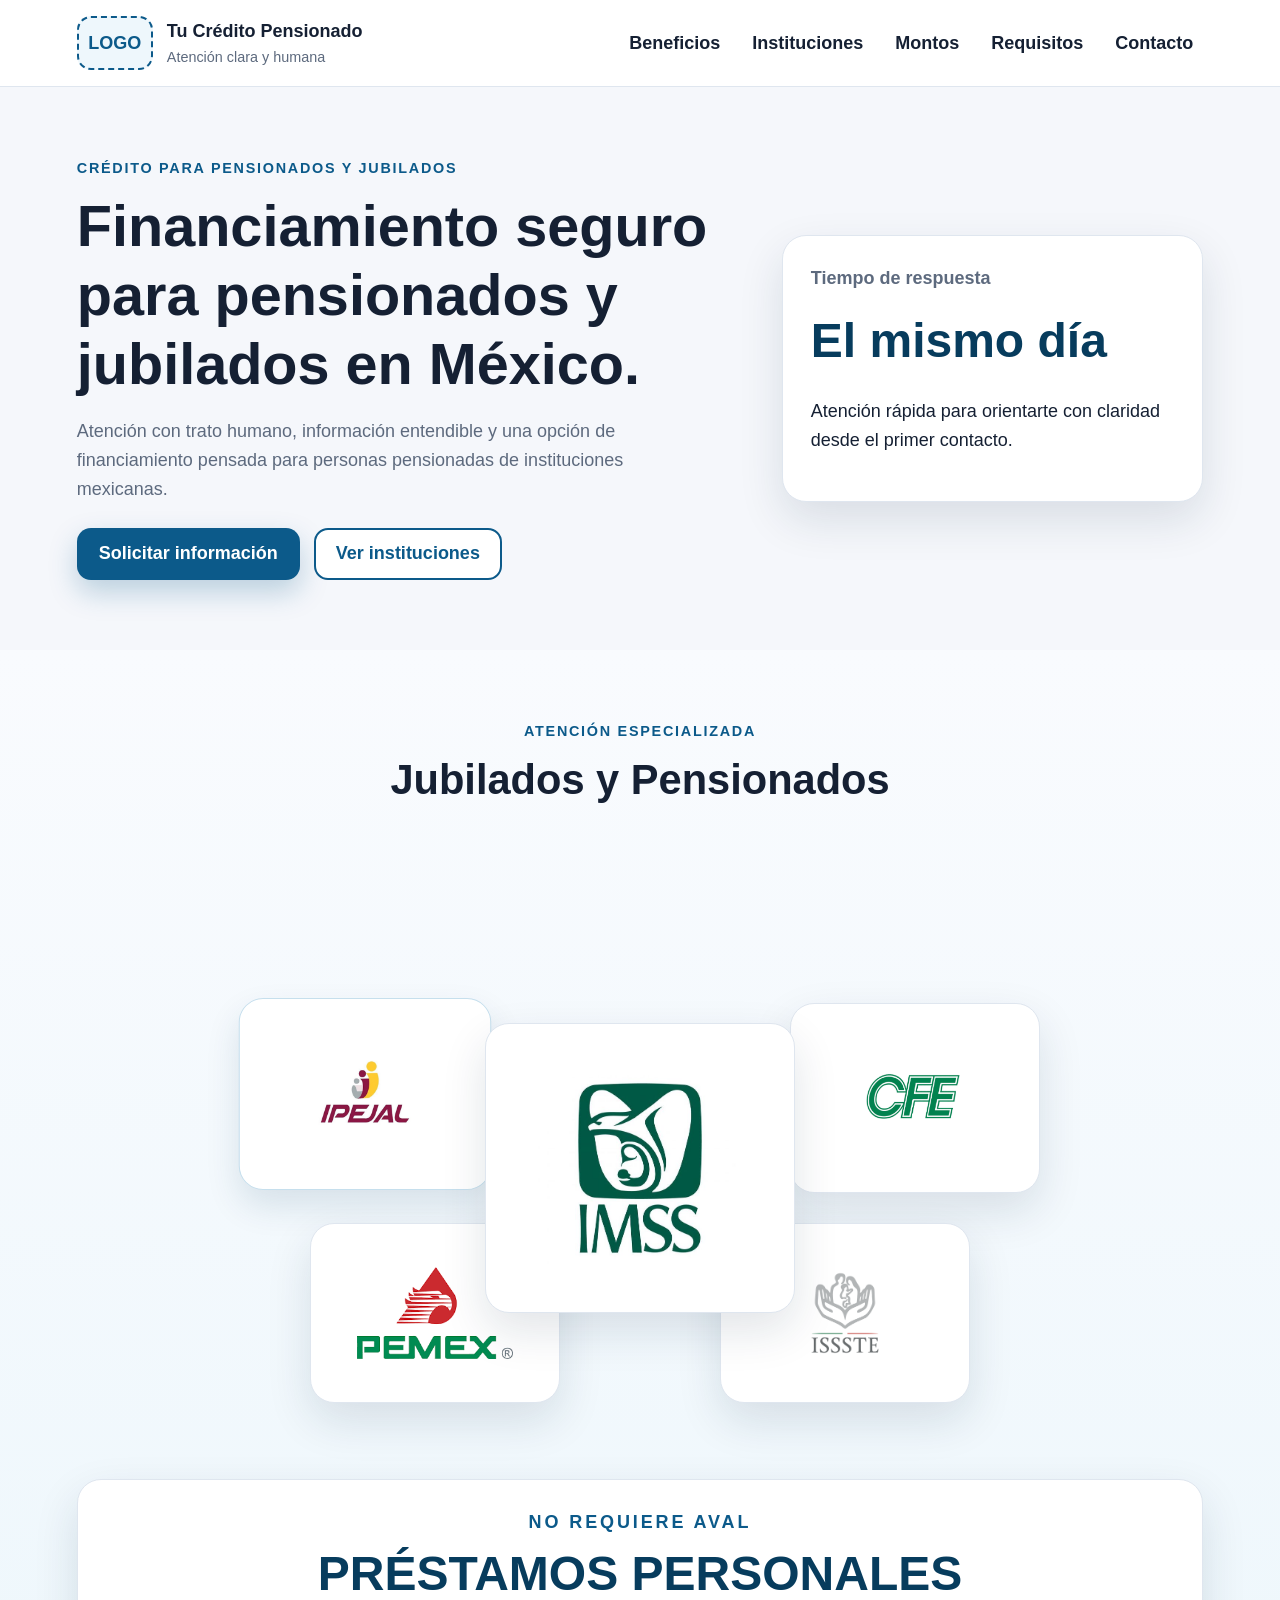
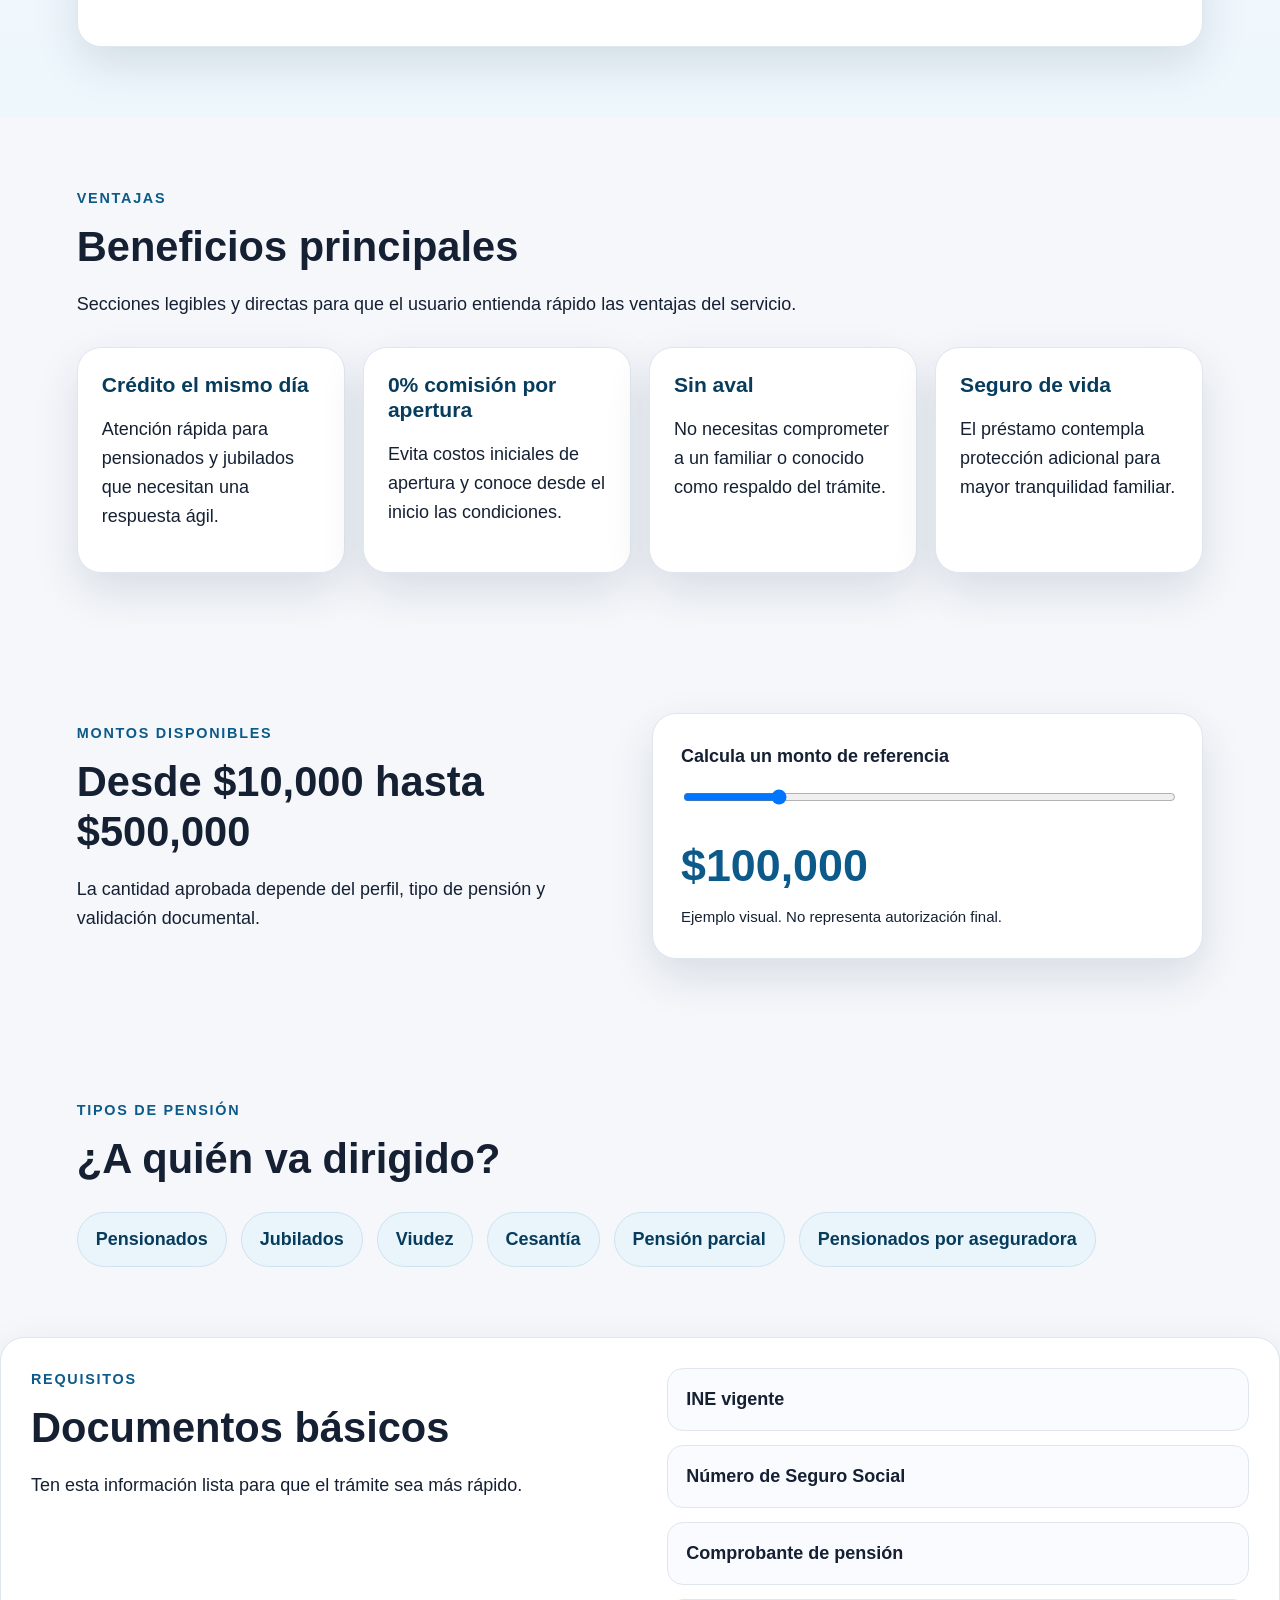
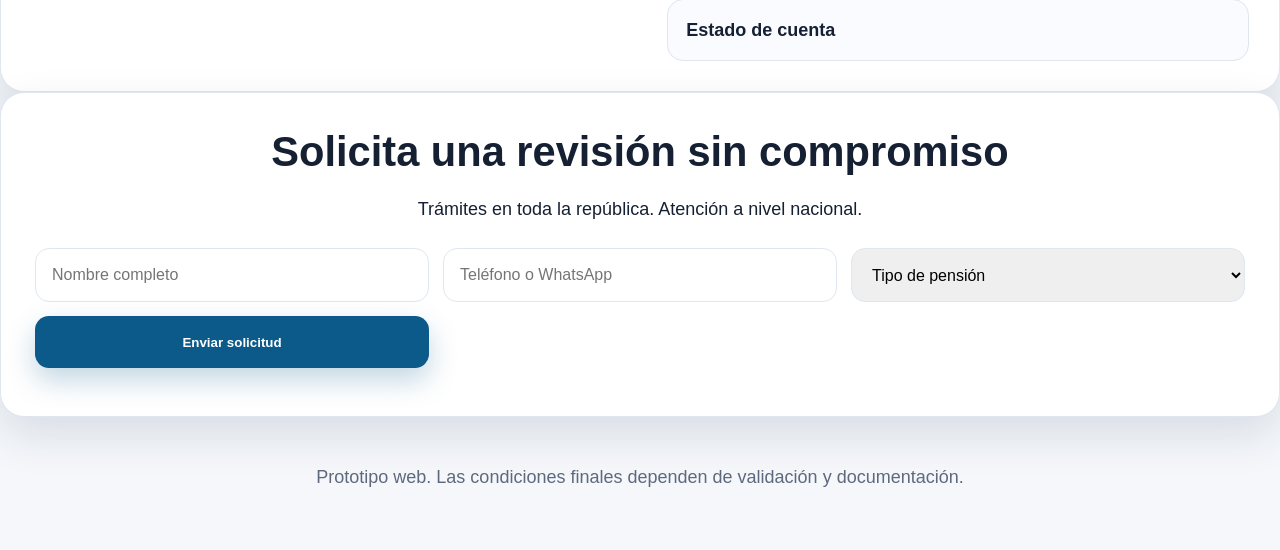
<file: prototipo-1-confianza-clara/index.html>
<!DOCTYPE html>
<html lang="es-MX">
<head>
  <meta charset="UTF-8" />
  <meta name="viewport" content="width=device-width, initial-scale=1.0" />
  <meta name="description" content="Financiamiento seguro para pensionados y jubilados en México. Créditos desde $10,000 hasta $500,000 con respuesta el mismo día." />
  <title>Financiamiento para Pensionados | Prototipo Confianza Clara</title>
  <link rel="stylesheet" href="styles.css" />
</head>
<body>
  <header class="topbar">
    <a class="brand" href="#inicio" aria-label="Ir al inicio">
      <div class="logo-slot">LOGO</div>
      <div>
        <strong>Tu Crédito Pensionado</strong>
        <span>Atención clara y humana</span>
      </div>
    </a>
    <button class="menu-button" aria-expanded="false" aria-controls="main-menu">Menú</button>
    <nav id="main-menu" class="nav" aria-label="Navegación principal">
      <a href="#beneficios">Beneficios</a>
      <a href="#instituciones">Instituciones</a>
      <a href="#montos">Montos</a>
      <a href="#requisitos">Requisitos</a>
      <a href="#contacto">Contacto</a>
    </nav>
  </header>

  <main id="inicio">
    <section class="hero section reveal">
      <div class="hero-text">
        <p class="eyebrow">Crédito para pensionados y jubilados</p>
        <h1>Financiamiento seguro para pensionados y jubilados en México.</h1>
        <p class="lead">Atención con trato humano, información entendible y una opción de financiamiento pensada para personas pensionadas de instituciones mexicanas.</p>
        <div class="hero-actions">
          <a class="button primary" href="#contacto">Solicitar información</a>
          <a class="button secondary" href="#instituciones">Ver instituciones</a>
        </div>
      </div>
      <aside class="hero-card" aria-label="Resumen del crédito">
        <span>Tiempo de respuesta</span>
        <strong>El mismo día</strong>
        <p>Atención rápida para orientarte con claridad desde el primer contacto.</p>
      </aside>
    </section>

    <section id="instituciones" class="section trust-section reveal">
      <div class="section-heading center">
        <p class="eyebrow">Atención especializada</p>
        <h2>Jubilados y Pensionados</h2>
        
      </div>

      <div class="logo-orbit">
        

        <article class="logo-card ipejal" data-badge>
          <img src="../assets/ipejal.png" alt="Logo IPEJAL" />
        </article>

        <article class="logo-card cfe" data-badge>
          <img src="../assets/cfe.png" alt="Logo CFE" />
        </article>

        <article class="logo-card pemex" data-badge>
          <img src="../assets/pemex.png" alt="Logo PEMEX" />
        </article>

        <article class="logo-card issste" data-badge>
          <img src="../assets/issste.png" alt="Logo ISSSTE" />
        </article>

        <article class="logo-card center-imss featured" data-badge>
          <img src="../assets/imss.png" alt="Logo IMSS" />
        </article>
      </div>

      <div class="trust-copy">
        <p class="no-aval">No requiere aval</p>
        <h3>Préstamos personales</h3>
        
      </div>
    </section>

    <section id="beneficios" class="section reveal">
      <div class="section-heading">
        <p class="eyebrow">Ventajas</p>
        <h2>Beneficios principales</h2>
        <p>Secciones legibles y directas para que el usuario entienda rápido las ventajas del servicio.</p>
      </div>
      <div class="grid cards">
        <article class="card"><h3>Crédito el mismo día</h3><p>Atención rápida para pensionados y jubilados que necesitan una respuesta ágil.</p></article>
        <article class="card"><h3>0% comisión por apertura</h3><p>Evita costos iniciales de apertura y conoce desde el inicio las condiciones.</p></article>
        <article class="card"><h3>Sin aval</h3><p>No necesitas comprometer a un familiar o conocido como respaldo del trámite.</p></article>
        <article class="card"><h3>Seguro de vida</h3><p>El préstamo contempla protección adicional para mayor tranquilidad familiar.</p></article>
      </div>
    </section>

    <section id="montos" class="section split reveal">
      <div>
        <p class="eyebrow">Montos disponibles</p>
        <h2>Desde $10,000 hasta $500,000</h2>
        <p>La cantidad aprobada depende del perfil, tipo de pensión y validación documental.</p>
      </div>
      <div class="amount-box">
        <label for="amountRange">Calcula un monto de referencia</label>
        <input id="amountRange" type="range" min="10000" max="500000" step="10000" value="100000" />
        <output id="amountOutput">$100,000</output>
        <small>Ejemplo visual. No representa autorización final.</small>
      </div>
    </section>

    <section class="section reveal">
      <div class="section-heading">
        <p class="eyebrow">Tipos de pensión</p>
        <h2>¿A quién va dirigido?</h2>
      </div>
      <div class="pill-list">
        <span>Pensionados</span><span>Jubilados</span><span>Viudez</span><span>Cesantía</span><span>Pensión parcial</span><span>Pensionados por aseguradora</span>
      </div>
    </section>

    <section id="requisitos" class="section checklist-section reveal">
      <div>
        <p class="eyebrow">Requisitos</p>
        <h2>Documentos básicos</h2>
        <p>Ten esta información lista para que el trámite sea más rápido.</p>
      </div>
      <ul class="checklist">
        <li>INE vigente</li>
        <li>Número de Seguro Social</li>
        <li>Comprobante de pensión</li>
        <li>Estado de cuenta</li>
      </ul>
    </section>

    <section id="contacto" class="section cta reveal">
      <h2>Solicita una revisión sin compromiso</h2>
      <p>Trámites en toda la república. Atención a nivel nacional.</p>
      <form class="contact-form">
        <input type="text" placeholder="Nombre completo" aria-label="Nombre completo" />
        <input type="tel" placeholder="Teléfono o WhatsApp" aria-label="Teléfono o WhatsApp" />
        <select aria-label="Tipo de pensión">
          <option>Tipo de pensión</option>
          <option>Jubilación</option>
          <option>Viudez</option>
          <option>Cesantía</option>
          <option>Pensión parcial</option>
        </select>
        <button type="submit" class="button primary">Enviar solicitud</button>
        <p id="formMessage" class="form-message" aria-live="polite"></p>
      </form>
    </section>
  </main>

  <footer class="footer">
    <p>Prototipo web. Las condiciones finales dependen de validación y documentación.</p>
  </footer>
  <script src="script.js"></script>
</body>
</html>
</file>
<file: prototipo-1-confianza-clara/styles.css>
:root {
  --bg: #f5f7fb;
  --surface: #ffffff;
  --text: #152033;
  --muted: #5d6a7e;
  --primary: #0c5a8a;
  --primary-dark: #073c5d;
  --accent: #f2b84b;
  --line: #dfe6ef;
  --shadow: 0 18px 45px rgba(20, 43, 68, .12);
}
* { box-sizing: border-box; }
html { scroll-behavior: smooth; }
body { margin: 0; font-family: Arial, Helvetica, sans-serif; color: var(--text); background: var(--bg); font-size: 18px; line-height: 1.6; }
a { color: inherit; text-decoration: none; }
img { display:block; max-width:100%; height:auto; }
.topbar { position: sticky; top: 0; z-index: 10; display: flex; justify-content: space-between; align-items: center; gap: 20px; padding: 16px 6%; background: rgba(255,255,255,.96); border-bottom: 1px solid var(--line); backdrop-filter: blur(12px); }
.brand { display: flex; align-items: center; gap: 14px; }
.logo-slot { width: 76px; height: 54px; display: grid; place-items: center; border: 2px dashed var(--primary); border-radius: 14px; font-weight: 800; color: var(--primary); background: #eef7fc; }
.brand strong, .brand span { display: block; }
.brand span { color: var(--muted); font-size: .9rem; }
.nav { display: flex; gap: 12px; font-weight: 700; }
.nav a { padding: 8px 10px; border-radius: 10px; }
.nav a:hover { background: #eef7fc; color: var(--primary-dark); }
.menu-button { display: none; border: 0; background: var(--primary); color: white; padding: 12px 16px; border-radius: 12px; font-weight: 700; cursor: pointer; }
.section { padding: 70px 6%; }
.hero { display: grid; grid-template-columns: 1.45fr .9fr; gap: 26px; align-items: center; }
.eyebrow { margin: 0 0 12px; text-transform: uppercase; letter-spacing: .12em; color: var(--primary); font-weight: 800; font-size: .9rem; }
h1, h2, h3 { line-height: 1.2; margin: 0 0 16px; }
h1 { font-size: clamp(2.2rem, 5vw, 3.6rem); }
h2 { font-size: clamp(1.8rem, 4vw, 2.6rem); }
.lead { color: var(--muted); max-width: 62ch; }
.hero-card, .card, .amount-box, .cta, .checklist-section, .trust-copy, .logo-card { background: var(--surface); border: 1px solid var(--line); border-radius: 24px; box-shadow: var(--shadow); }
.hero-card { padding: 28px; }
.hero-card span { display:block; color: var(--muted); font-weight:700; }
.hero-card strong { display:block; font-size: clamp(2rem, 5vw, 3rem); color: var(--primary-dark); margin: 10px 0; }
.hero-actions { display:flex; flex-wrap:wrap; gap: 14px; margin-top: 24px; }
.button { display:inline-flex; align-items:center; justify-content:center; min-height: 52px; padding: 0 20px; border-radius: 14px; font-weight: 800; border: 2px solid transparent; transition: transform .25s ease, box-shadow .25s ease, background .25s ease; }
.button:hover { transform: translateY(-2px); }
.button.primary { background: var(--primary); color: white; box-shadow: 0 12px 28px rgba(12,90,138,.25); }
.button.secondary { background: white; color: var(--primary); border-color: var(--primary); }
.section-heading { margin-bottom: 28px; }
.section-heading.center { text-align:center; }
.grid.cards { display:grid; grid-template-columns: repeat(4, 1fr); gap: 18px; }
.card { padding: 24px; }
.card h3 { color: var(--primary-dark); }
.split { display:grid; grid-template-columns: 1fr 1fr; gap: 24px; align-items: center; }
.amount-box { padding: 28px; }
.amount-box label { font-weight: 800; display:block; margin-bottom: 14px; }
.amount-box input { width: 100%; }
.amount-box output { display:block; margin-top: 16px; font-size: clamp(2rem, 4vw, 2.8rem); color: var(--primary); font-weight: 900; }
.pill-list { display:flex; flex-wrap:wrap; gap: 14px; }
.pill-list span { padding: 12px 18px; border-radius: 999px; background: #e9f5fb; color: var(--primary-dark); font-weight: 700; border: 1px solid #cfe2ef; }
.checklist-section { display:grid; grid-template-columns: 1fr .95fr; gap: 24px; padding: 30px; }
.checklist { margin:0; padding:0; list-style:none; display:grid; gap: 14px; }
.checklist li { background: #f9fbfe; border: 1px solid var(--line); border-radius: 16px; padding: 16px 18px; font-weight: 700; }
.cta { padding: 34px; text-align:center; }
.contact-form { display:grid; grid-template-columns: repeat(3, 1fr); gap: 14px; margin-top: 24px; }
.contact-form input, .contact-form select { min-height: 54px; border-radius: 14px; border: 1px solid var(--line); padding: 0 16px; font-size: 1rem; }
.form-message { grid-column: 1 / -1; font-weight: 700; color: var(--primary-dark); margin: 0; }
.footer { text-align:center; padding: 28px 6% 40px; color: var(--muted); }
.reveal { opacity: 0; transform: translateY(24px); transition: opacity .55s ease, transform .55s ease; }
.reveal.visible { opacity: 1; transform: translateY(0); }
.trust-section { background: linear-gradient(180deg, #f9fbfe 0%, #eef7fc 100%); }
.logo-orbit { position: relative; max-width: 980px; margin: 0 auto; min-height: 620px; }
.title-arc { position:absolute; top: 10px; left: 50%; transform: translateX(-50%); font-size: clamp(1.4rem, 3vw, 2.2rem); color: var(--primary-dark); font-weight: 900; text-transform: uppercase; letter-spacing: .08em; }
.logo-card { position:absolute; display:grid; place-items:center; padding: 18px; background:white; transition: transform .25s ease, box-shadow .25s ease, border-color .25s ease; }
.logo-card img { max-height: 92px; object-fit: contain; }
.logo-card.active, .logo-card:hover { transform: translateY(-4px) scale(1.01); border-color: #c6dfed; box-shadow: 0 16px 34px rgba(7,60,93,.12); }
.center-imss { width: 310px; height: 290px; left: 50%; top: 190px; transform: translateX(-50%); z-index: 2; }
.center-imss img { max-height: 210px; }
.center-imss.active, .center-imss:hover { transform: translateX(-50%) translateY(-4px) scale(1.01); }
.ipejal { width: 250px; height: 190px; left: 90px; top: 170px; }
.cfe { width: 250px; height: 190px; right: 90px; top: 170px; }
.pemex { width: 250px; height: 180px; left: 160px; top: 390px; }
.issste { width: 250px; height: 180px; right: 160px; top: 390px; }
.trust-copy { margin-top: 26px; padding: 28px; text-align:center; }
.no-aval { margin: 0 0 8px; text-transform: uppercase; letter-spacing: .16em; font-weight: 900; color: var(--primary); }
.trust-copy h3 { font-size: clamp(2rem, 5vw, 3rem); color: var(--primary-dark); text-transform: uppercase; }
@media (max-width: 1024px) {
  .grid.cards { grid-template-columns: repeat(2, 1fr); }
  .contact-form { grid-template-columns: 1fr 1fr; }
  .logo-orbit { min-height: 720px; }
  .ipejal, .cfe { width: 220px; }
  .pemex, .issste { width: 220px; }
}
@media (max-width: 860px) {
  .menu-button { display:inline-flex; }
  .nav { display:none; position:absolute; top: 88px; right: 6%; left: 6%; flex-direction:column; padding: 16px; background:white; border:1px solid var(--line); border-radius:18px; box-shadow: var(--shadow); }
  .nav.open { display:flex; }
  .hero, .split, .checklist-section { grid-template-columns: 1fr; }
  .logo-orbit { min-height: auto; display:grid; grid-template-columns: repeat(2, 1fr); gap: 16px; }
  .title-arc, .logo-card { position: static; transform: none !important; }
  .title-arc { grid-column: 1 / -1; text-align:center; margin-bottom: 12px; }
  .center-imss { order: -1; grid-column: 1 / -1; width: 100%; height: auto; min-height: 220px; }
  .logo-card { width: 100%; height: auto; min-height: 160px; }
  .center-imss.active, .center-imss:hover { transform: translateY(-4px) scale(1.01) !important; }
}
@media (max-width: 640px) {
  body { font-size: 17px; }
  .section { padding: 54px 5%; }
  .topbar { padding: 14px 5%; }
  .grid.cards, .contact-form, .logo-orbit { grid-template-columns: 1fr; }
  .title-arc { font-size: 1.4rem; }
  .contact-form .button { width: 100%; }
}
</file>
